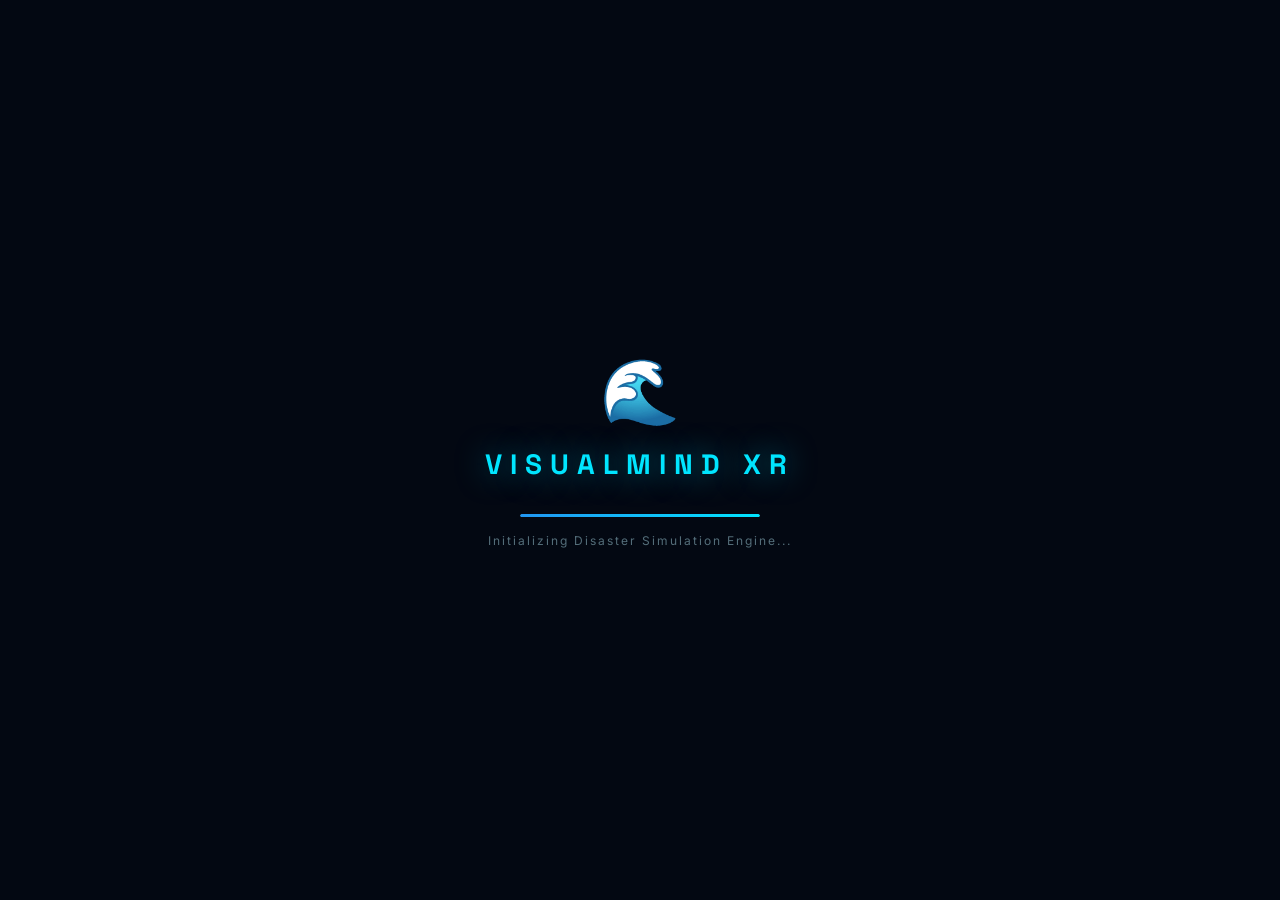
<file: index.html>
<!DOCTYPE html>
<html lang="en">
<head>
  <meta charset="UTF-8">
  <meta name="viewport" content="width=device-width, initial-scale=1.0">
  <title>VisualMind XR — Disaster Readiness Simulator</title>
  <link rel="stylesheet" href="style.css">
  <link rel="manifest" href="manifest.json">
  <link href="https://fonts.googleapis.com/css2?family=Inter:wght@300;400;500;600;700;800;900&family=Space+Grotesk:wght@400;500;600;700&display=swap" rel="stylesheet">
</head>
<body>

<!-- ═══ CINEMATIC INTRO ═══ -->
<div id="intro-screen">
  <div class="intro-logo">
    <div class="intro-icon">🌊</div>
    <div class="intro-title">VISUALMIND XR</div>
    <div class="intro-bar"><div class="intro-fill"></div></div>
    <div class="intro-text">Initializing Disaster Simulation Engine...</div>
  </div>
</div>

<!-- ═══ MAIN APP ═══ -->
<div id="app" style="display:none">

  <!-- Particle background -->
  <canvas id="particle-canvas"></canvas>

  <!-- Nav -->
  <nav class="navbar">
    <div class="nav-logo">
      <span class="nav-icon">🌊</span>
      <span class="nav-brand">VisualMind <span class="nav-xr">XR</span></span>
    </div>
    <div class="nav-links">
      <a href="map.html" class="nav-link">🗺 Map</a>
      <a href="debrief.html" class="nav-link">📚 Guide</a>
      <a href="sim.html" class="nav-cta">Enter Sim</a>
    </div>
  </nav>

  <!-- ═══ HERO ═══ -->
  <section class="hero">

    <!-- Live risk badge -->
    <div class="live-badge" id="liveBadge">
      <span class="live-dot"></span>
      <span id="liveText">Detecting local risk...</span>
    </div>

    <!-- Main headline -->
    <h1 class="hero-title">
      Protect Lives<br>
      <span class="hero-gradient">Before Disaster Strikes</span>
    </h1>

    <p class="hero-sub">
      Immersive XR disaster readiness training<br>
      for communities worldwide.
    </p>

    <!-- Stats -->
    <div class="hero-stats">
      <div class="stat-item">
        <div class="stat-num">200M+</div>
        <div class="stat-lbl">Affected yearly</div>
      </div>
      <div class="stat-divider"></div>
      <div class="stat-item">
        <div class="stat-num">90s</div>
        <div class="stat-lbl">Critical window</div>
      </div>
      <div class="stat-divider"></div>
      <div class="stat-item">
        <div class="stat-num">4</div>
        <div class="stat-lbl">Scenarios</div>
      </div>
      <div class="stat-divider"></div>
      <div class="stat-item">
        <div class="stat-num">Free</div>
        <div class="stat-lbl">Always offline</div>
      </div>
    </div>

    <!-- CTA -->
    <div class="hero-cta">
      <a href="sim.html" class="btn-primary">
        <span class="btn-icon">⚡</span>
        <span>ENTER SIMULATION</span>
        <span class="btn-arrow">→</span>
      </a>
      <a href="map.html" class="btn-secondary">
        🗺 Community Map
      </a>
    </div>

    <!-- Trust badges -->
    <div class="trust-badges">
      <div class="badge">✅ NGO Ready</div>
      <div class="badge">🥽 XR Ready</div>
      <div class="badge">🌐 Browser Powered</div>
      <div class="badge">♿ Accessible</div>
      <div class="badge">🌍 Global Impact</div>
    </div>

  </section>

  <!-- ═══ RISK PANEL ═══ -->
  <section class="risk-section">
    <div class="risk-card glass">
      <div class="risk-header">
        <div class="risk-label">📍 LIVE RISK ASSESSMENT</div>
        <div class="risk-pulse"></div>
      </div>
      <div class="risk-city" id="cityName">Detecting location...</div>
      <div class="risk-level" id="riskLevel">
        ⏳ Analyzing local conditions...
      </div>
      <div class="risk-bar-wrap">
        <div class="risk-bar-track">
          <div class="risk-bar-fill" id="riskBar" style="width:30%"></div>
        </div>
        <span class="risk-bar-label" id="riskBarLabel">LOW</span>
      </div>
    </div>
  </section>

  <!-- ═══ SCENARIOS ═══ -->
  <section class="scenarios-section">
    <div class="section-header">
      <h2 class="section-title">Choose Your Scenario</h2>
      <p class="section-sub">Each simulation builds real survival instinct</p>
    </div>

    <div class="scenarios-grid">

      <a href="sim.html?scene=flood" class="scenario-card glass flood-card">
        <div class="card-glow flood-glow"></div>
        <div class="card-icon">🌊</div>
        <div class="card-content">
          <div class="card-title">Flash Flood</div>
          <div class="card-desc">Rising water. Choose escape routes under pressure. 90-second survival window.</div>
          <div class="card-tags">
            <span class="tag">Rising Water</span>
            <span class="tag">Evacuation</span>
            <span class="tag">90s Timer</span>
          </div>
        </div>
        <div class="card-difficulty">
          <span class="diff-dot active"></span>
          <span class="diff-dot active"></span>
          <span class="diff-dot"></span>
          <span class="diff-label">Medium</span>
        </div>
        <div class="card-arrow">→</div>
      </a>

      <a href="sim.html?scene=fire" class="scenario-card glass fire-card">
        <div class="card-glow fire-glow"></div>
        <div class="card-icon">🔥</div>
        <div class="card-content">
          <div class="card-title">Forest Fire</div>
          <div class="card-desc">Smoke fills the air. Find the exit route before fire spreads to your zone.</div>
          <div class="card-tags">
            <span class="tag">Smoke Particles</span>
            <span class="tag">Exit Route</span>
            <span class="tag">Spreading Fire</span>
          </div>
        </div>
        <div class="card-difficulty">
          <span class="diff-dot active"></span>
          <span class="diff-dot active"></span>
          <span class="diff-dot active"></span>
          <span class="diff-label">Hard</span>
        </div>
        <div class="card-arrow">→</div>
      </a>

      <a href="sim.html?scene=quake" class="scenario-card glass quake-card">
        <div class="card-glow quake-glow"></div>
        <div class="card-icon">🏚️</div>
        <div class="card-content">
          <div class="card-title">Earthquake</div>
          <div class="card-desc">Ground shakes. Buildings collapse. Drop — Cover — Hold. Every second counts.</div>
          <div class="card-tags">
            <span class="tag">Screen Shake</span>
            <span class="tag">Drop Cover Hold</span>
            <span class="tag">Siren Alert</span>
          </div>
        </div>
        <div class="card-difficulty">
          <span class="diff-dot active"></span>
          <span class="diff-dot active"></span>
          <span class="diff-dot active"></span>
          <span class="diff-label">Hard</span>
        </div>
        <div class="card-arrow">→</div>
      </a>

      <a href="sim.html?scene=victim" class="scenario-card glass victim-card">
        <div class="card-glow victim-glow"></div>
        <div class="card-icon">♿</div>
        <div class="card-content">
          <div class="card-title">Victim POV</div>
          <div class="card-desc">Experience disaster as an elderly person. Limited vision. Slow movement. 60 seconds.</div>
          <div class="card-tags">
            <span class="tag">Empathy Mode</span>
            <span class="tag">Limited Vision</span>
            <span class="tag">60s Only</span>
          </div>
        </div>
        <div class="card-difficulty">
          <span class="diff-dot active"></span>
          <span class="diff-dot active"></span>
          <span class="diff-dot active"></span>
          <span class="diff-label">Extreme</span>
        </div>
        <div class="card-arrow">→</div>
      </a>

    </div>
  </section>

  <!-- ═══ FEATURES ═══ -->
  <section class="features-section">
    <div class="section-header">
      <h2 class="section-title">Built for Real Impact</h2>
      <p class="section-sub">Features designed for NGOs, governments, schools and communities</p>
    </div>
    <div class="features-grid">
      <div class="feature-card glass">
        <div class="feature-icon">🧠</div>
        <div class="feature-title">AI Survival Coach</div>
        <div class="feature-desc">Real-time voice guidance after every decision. Explains why using UN/FEMA data.</div>
      </div>
      <div class="feature-card glass">
        <div class="feature-icon">📍</div>
        <div class="feature-title">Local Risk Detection</div>
        <div class="feature-desc">Live weather API detects your city's current flood and disaster risk level.</div>
      </div>
      <div class="feature-card glass">
        <div class="feature-icon">⏱️</div>
        <div class="feature-title">90 Second Challenge</div>
        <div class="feature-desc">Research proven: first 90 seconds determine survival. Train that exact window.</div>
      </div>
      <div class="feature-card glass">
        <div class="feature-icon">🌍</div>
        <div class="feature-title">NGO Training Mode</div>
        <div class="feature-desc">Community map lets users mark real danger zones. Crowdsourced disaster intelligence.</div>
      </div>
      <div class="feature-card glass">
        <div class="feature-icon">♿</div>
        <div class="feature-title">Accessibility Mode</div>
        <div class="feature-desc">Symbol-only interface. Zero language dependency. Works for any literacy level.</div>
      </div>
      <div class="feature-card glass">
        <div class="feature-icon">📶</div>
        <div class="feature-title">Offline Rural Mode</div>
        <div class="feature-desc">Full PWA. Works with zero internet. Designed for disaster zones where connectivity fails.</div>
      </div>
    </div>
  </section>

  <!-- ═══ FOOTER ═══ -->
  <footer class="footer">
    <div class="footer-brand">
      <span>🌊</span>
      <span>VisualMind XR</span>
    </div>
    <div class="footer-links">
      <a href="sim.html">Simulate</a>
      <a href="map.html">Map</a>
      <a href="debrief.html">Learn</a>
    </div>
    <div class="footer-note">
      Built for humanity · Works offline · Free forever
    </div>
  </footer>

</div><!-- end app -->

<script src="app.js"></script>
</body>
</html>
</file>
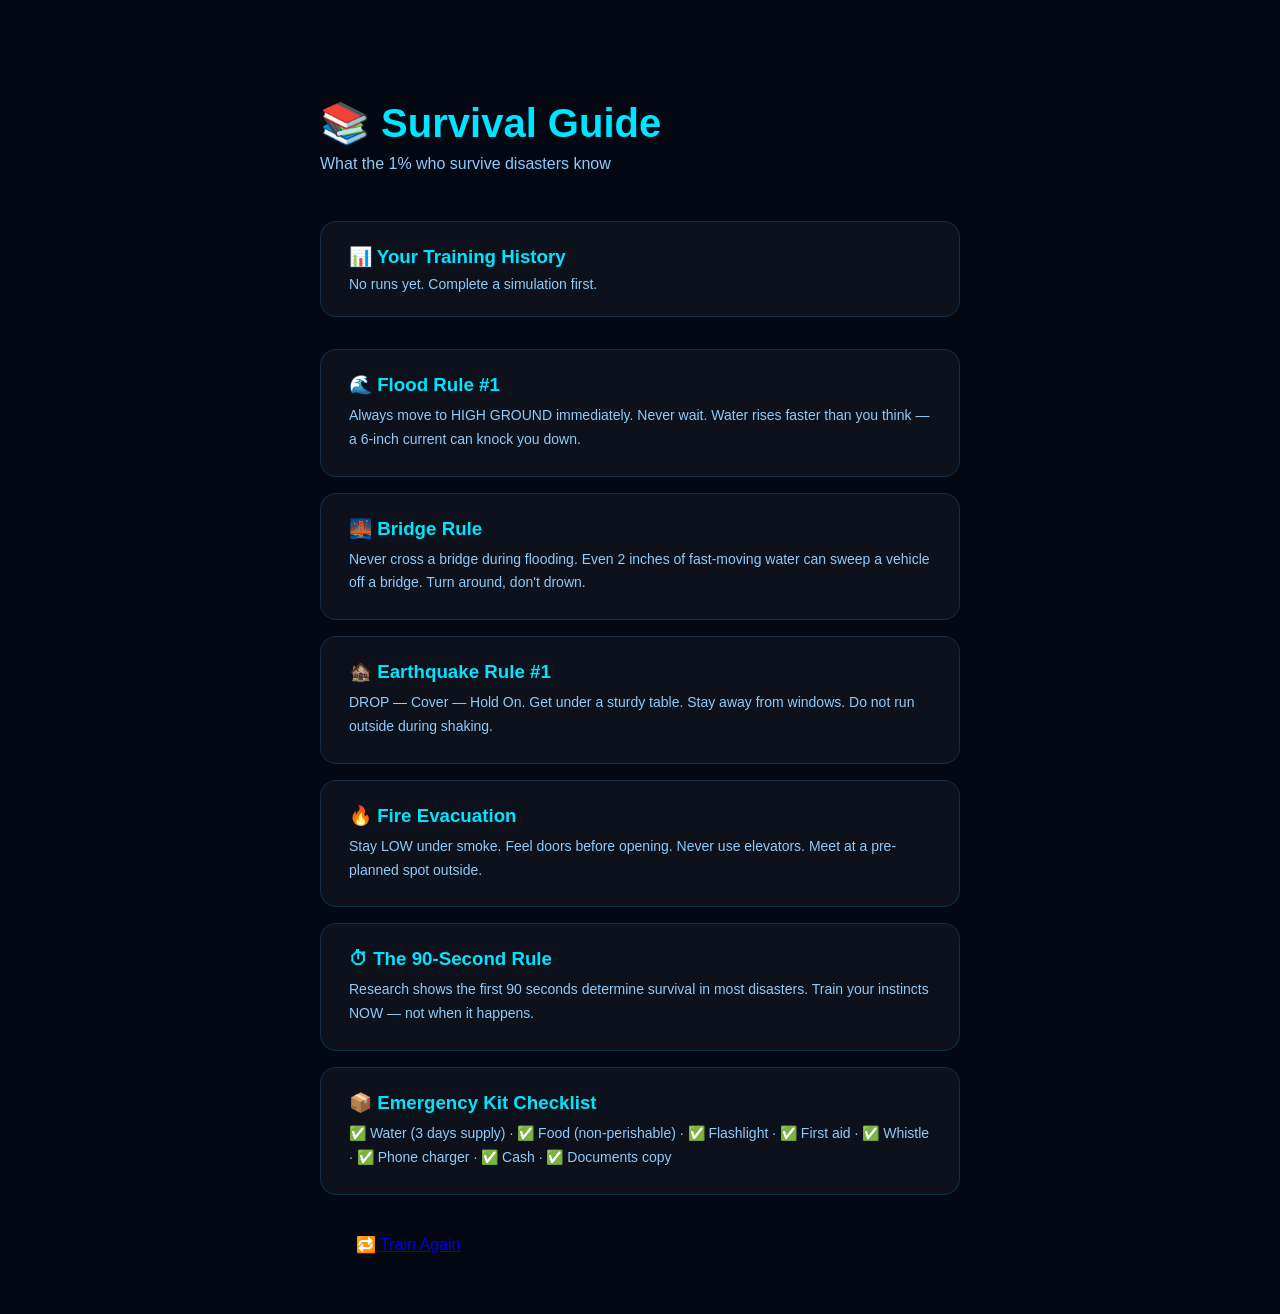
<file: debrief.html>
<!DOCTYPE html>
<html lang="en">
<head>
  <meta charset="UTF-8">
  <title>SURVIVE — Learn & Prepare</title>
  <link rel="stylesheet" href="style.css">
</head>
<body>
<div class="debrief-wrap">

  <h1>📚 Survival Guide</h1>
  <p class="sub">What the 1% who survive disasters know</p>

  <!-- Score history -->
  <div class="tip-card" id="score-history" style="margin-bottom:32px;">
    <h3>📊 Your Training History</h3>
    <div id="history-list" style="color:#90CAF9;font-size:14px;">
      No runs yet. Complete a simulation first.
    </div>
  </div>

  <div class="tip-card">
    <h3>🌊 Flood Rule #1</h3>
    <p>Always move to HIGH GROUND immediately.
       Never wait. Water rises faster than you think —
       a 6-inch current can knock you down.</p>
  </div>
  <div class="tip-card">
    <h3>🌉 Bridge Rule</h3>
    <p>Never cross a bridge during flooding.
       Even 2 inches of fast-moving water can sweep
       a vehicle off a bridge. Turn around, don't drown.</p>
  </div>
  <div class="tip-card">
    <h3>🏚️ Earthquake Rule #1</h3>
    <p>DROP — Cover — Hold On. Get under a sturdy table.
       Stay away from windows. Do not run outside during shaking.</p>
  </div>
  <div class="tip-card">
    <h3>🔥 Fire Evacuation</h3>
    <p>Stay LOW under smoke. Feel doors before opening.
       Never use elevators. Meet at a pre-planned spot outside.</p>
  </div>
  <div class="tip-card">
    <h3>⏱ The 90-Second Rule</h3>
    <p>Research shows the first 90 seconds determine survival
       in most disasters. Train your instincts NOW —
       not when it happens.</p>
  </div>
  <div class="tip-card">
    <h3>📦 Emergency Kit Checklist</h3>
    <p>✅ Water (3 days supply) · ✅ Food (non-perishable)
       · ✅ Flashlight · ✅ First aid · ✅ Whistle
       · ✅ Phone charger · ✅ Cash · ✅ Documents copy</p>
  </div>

  <div style="margin-top:40px;">
    <a href="sim.html" class="btn-start"
       style="font-size:16px;padding:14px 36px;">
       🔁 Train Again
    </a>
  </div>

</div>
<script>
  // Show score history from localStorage
  const history = JSON.parse(localStorage.getItem('scores') || '[]');
  if (history.length > 0) {
    document.getElementById('history-list').innerHTML =
      history.slice(-5).reverse().map(h =>
        `<div style="padding:6px 0;border-bottom:1px solid rgba(255,255,255,0.05)">
          ${h.date} — <b>${h.grade}</b> — ${h.score} pts
        </div>`
      ).join('');
  }
</script>
</body>
</html>
</file>
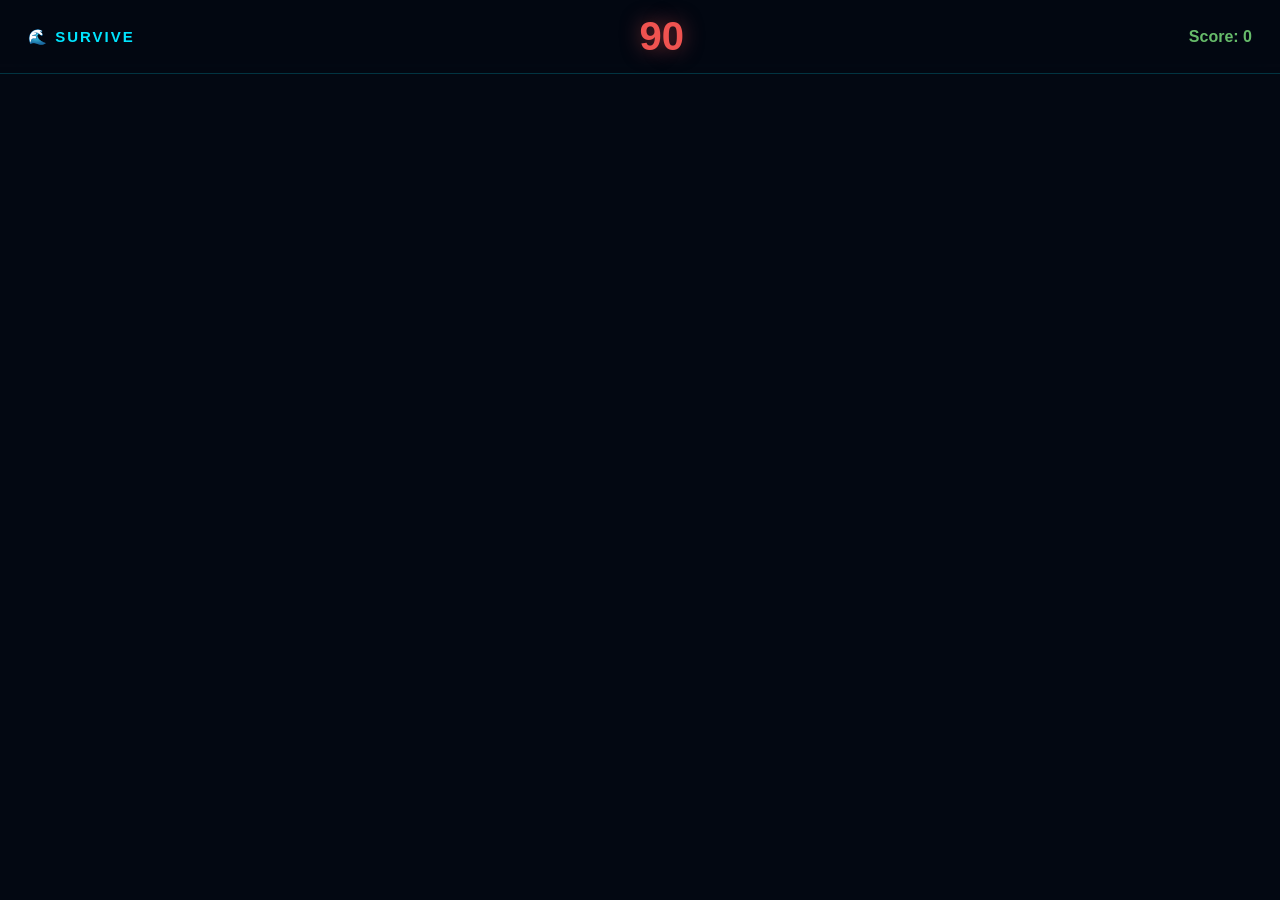
<file: sim.html>
<!DOCTYPE html>
<html>
<head>
  <meta charset="UTF-8">
  <title>SURVIVE — Simulation</title>
  <script src="https://aframe.io/releases/1.4.0/aframe.min.js"></script>
  <link rel="stylesheet" href="style.css">

  <script>
  // Read scene IMMEDIATELY before anything loads
  var SCENE_TYPE = new URLSearchParams(
    window.location.search
  ).get('scene') || 'flood';

  var SCENE_COLORS = {
    flood:  { sky:'#0a1628', ground:'#1B5E20', water:'#0D47A1', fog:'#0a1628' },
    fire:   { sky:'#3d0000', ground:'#4a1500', water:'#FF6D00', fog:'#3d0000' },
    quake:  { sky:'#1a1200', ground:'#3e2000', water:'#5D4037', fog:'#1a1200' },
    victim: { sky:'#0a1628', ground:'#1B5E20', water:'#0D47A1', fog:'#0a1628' }
  };

  var C = SCENE_COLORS[SCENE_TYPE] || SCENE_COLORS.flood;
  </script>
</head>
<body>

<!-- HUD -->
<div id="hud">
  <div id="hud-title">🌊 SURVIVE</div>
  <div id="timer">90</div>
  <div id="score-display">Score: 0</div>
</div>

<!-- STRESS BAR -->
<div id="stress-bar"><div id="stress-fill"></div></div>

<!-- MESSAGE -->
<div id="message"></div>

<!-- RESULT -->
<div id="result">
  <div id="result-grade">🏆</div>
  <div id="result-title">SURVIVOR</div>
  <div id="result-score">Score: 0</div>
  <div id="result-feedback">Great decisions.</div>
  <a href="sim.html" class="result-btn btn-retry">🔁 Try Again</a>
  <a href="map.html" class="result-btn btn-map">🗺 Map</a>
  <a href="index.html" class="result-btn btn-map">🏠 Home</a>
</div>

<!-- 3D SCENE -->
<a-scene
  id="main-scene"
  renderer="antialias:true"
  loading-screen="backgroundColor:#05051a; dotsColor:#2196F3">

  <!-- SKY — color set by JS below -->
 <a-sky id="main-sky" 
  color="#0a1628"
  animation__sky="property:material.color;
    type:color;
    from:#0a1628;
    to:#0a1628;
    dur:1">
</a-sky>

  <!-- GROUND -->
  <a-plane id="main-ground"
    position="0 0 0" rotation="-90 0 0"
    width="100" height="100"
    color="#1B5E20">
  </a-plane>

  <!-- PATH TO SAFE -->
  <a-plane position="-4 0.01 -6"
    rotation="-90 0 -20"
    width="1.5" height="12"
    color="#8D6E63" opacity="0.8">
  </a-plane>

  <!-- PATH TO SHELTER -->
  <a-plane position="0 0.01 -10"
    rotation="-90 0 0"
    width="1.5" height="12"
    color="#8D6E63" opacity="0.8">
  </a-plane>

  <!-- FLOOD WATER -->
  <a-box id="flood-water"
    position="0 -4 0"
    width="100" height="3" depth="100"
    color="#0D47A1" opacity="0.75"
    animation="property:position; to:0 3 0;
               dur:90000; easing:linear">
  </a-box>

  <!-- WATER SHIMMER -->
  <a-plane id="water-shimmer"
    position="0 -0.9 0" rotation="-90 0 0"
    width="100" height="100"
    color="#1565C0" opacity="0.3"
    animation="property:position; to:0 2.1 0;
               dur:90000; easing:linear">
  </a-plane>

  <!-- ═══ SAFE ZONE ═══ -->
  <a-entity id="safe-zone" position="-8 0 -14">
    <!-- Building -->
    <a-box width="6" height="6" depth="6"
      color="#2E7D32"
      animation__hover="property:scale;
        startEvents:mouseenter; to:1.03 1.03 1.03; dur:200"
      animation__leave="property:scale;
        startEvents:mouseleave; to:1 1 1; dur:200">
    </a-box>
    <!-- Roof -->
    <a-cone position="0 4.5 0"
      radius-bottom="4" height="3"
      color="#1B5E20">
    </a-cone>
    <!-- Window left -->
    <a-plane position="1.5 1 3.01"
      width="1" height="1.2"
      color="#90CAF9" opacity="0.9"
      material="emissive:#64B5F6; emissiveIntensity:0.6">
    </a-plane>
    <!-- Window right -->
    <a-plane position="-1.5 1 3.01"
      width="1" height="1.2"
      color="#90CAF9" opacity="0.9"
      material="emissive:#64B5F6; emissiveIntensity:0.6">
    </a-plane>
    <!-- Door -->
    <a-plane position="0 -1 3.01"
      width="1.2" height="2"
      color="#4E342E">
    </a-plane>
    <!-- Glow rings -->
    <a-torus position="0 0.1 0"
      radius="5" radius-tubular="0.08"
      color="#66BB6A" opacity="0.5"
      animation="property:rotation; to:0 360 0;
                 dur:8000; loop:true; easing:linear">
    </a-torus>
    <a-torus position="0 0.1 0"
      radius="4" radius-tubular="0.05"
      color="#A5D6A7" opacity="0.3"
      animation="property:rotation; to:0 -360 0;
                 dur:5000; loop:true; easing:linear">
    </a-torus>
    <!-- Floating label -->
    <a-plane position="0 6.5 0"
      width="5.5" height="1.2"
      color="#1B5E20" opacity="0.95"
      animation="property:position;
        from:0 6.2 0; to:0 6.8 0;
        dir:alternate; dur:2000; loop:true">
      <a-text value="✓ SAFE ZONE +100"
        align="center" color="white"
        width="10" position="0 0 0.01">
      </a-text>
    </a-plane>
    <!-- Particles -->
    <a-sphere position="2 4 2" radius="0.15"
      color="#66BB6A" opacity="0.8"
      animation="property:position;
        from:2 4 2; to:2 7 2;
        dur:2000; loop:true; dir:alternate">
    </a-sphere>
    <a-sphere position="-2 3 1" radius="0.12"
      color="#A5D6A7" opacity="0.7"
      animation="property:position;
        from:-2 3 1; to:-2 6 1;
        dur:2500; loop:true; dir:alternate">
    </a-sphere>
  </a-entity>

  <!-- ═══ DANGER ZONE ═══ -->
  <a-entity id="danger-zone" position="8 0 -14">
    <!-- Bridge -->
    <a-box width="5" height="0.5" depth="7"
      color="#B71C1C">
    </a-box>
    <!-- Rails -->
    <a-box position="-2.5 1 0"
      width="0.2" height="2" depth="7"
      color="#C62828">
    </a-box>
    <a-box position="2.5 1 0"
      width="0.2" height="2" depth="7"
      color="#C62828">
    </a-box>
    <!-- Broken section -->
    <a-box position="0.5 -0.8 -1"
      width="2" height="0.5" depth="3"
      color="#7f0000" rotation="15 0 10">
    </a-box>
    <!-- Warning ring -->
    <a-torus position="0 0.1 0"
      radius="5" radius-tubular="0.08"
      color="#EF5350" opacity="0.5"
      animation="property:rotation; to:0 -360 0;
                 dur:4000; loop:true; easing:linear">
    </a-torus>
    <!-- Label -->
    <a-plane position="0 3 3.5"
      width="5" height="1.2"
      color="#B71C1C" opacity="0.95"
      animation="property:position;
        from:0 2.8 3.5; to:0 3.3 3.5;
        dir:alternate; dur:2000; loop:true">
      <a-text value="⚠ DANGER -50pts"
        align="center" color="#FF5252"
        width="9" position="0 0 0.01">
      </a-text>
    </a-plane>
    <!-- Particles -->
    <a-sphere position="1 2 1" radius="0.15"
      color="#FF5252" opacity="0.8"
      animation="property:position;
        from:1 2 1; to:1 5 1;
        dur:1500; loop:true; dir:alternate">
    </a-sphere>
    <a-sphere position="-1 1.5 -1" radius="0.12"
      color="#FF1744" opacity="0.7"
      animation="property:position;
        from:-1 1.5 -1; to:-1 4.5 -1;
        dur:1800; loop:true; dir:alternate">
    </a-sphere>
  </a-entity>

  <!-- ═══ SHELTER ZONE ═══ -->
  <a-entity id="shelter-zone" position="0 0 -20">
    <!-- Tower -->
    <a-cylinder radius="3" height="5"
      color="#E65100"
      material="roughness:0.6; metalness:0.3">
    </a-cylinder>
    <!-- Dome -->
    <a-sphere position="0 3.5 0" radius="3.2"
      color="#F57F17"
      phi-start="0" phi-length="180"
      material="roughness:0.5; metalness:0.4">
    </a-sphere>
    <!-- Inner glow -->
    <a-sphere position="0 2 0" radius="1"
      color="#FFD54F" opacity="0.4"
      material="emissive:#FFD54F; emissiveIntensity:0.8">
    </a-sphere>
    <!-- Gold ring -->
    <a-torus position="0 0.1 0"
      radius="6" radius-tubular="0.1"
      color="#FFD54F" opacity="0.5"
      animation="property:rotation; to:0 360 0;
                 dur:6000; loop:true; easing:linear">
    </a-torus>
    <!-- Label -->
    <a-plane position="0 7.5 0"
      width="6" height="1.2"
      color="#E65100" opacity="0.95"
      animation="property:position;
        from:0 7.2 0; to:0 7.8 0;
        dir:alternate; dur:2000; loop:true">
      <a-text value="⊕ SHELTER +150pts"
        align="center" color="#FFD54F"
        width="11" position="0 0 0.01">
      </a-text>
    </a-plane>
    <!-- Particles -->
    <a-sphere position="2 5 2" radius="0.2"
      color="#FFD54F" opacity="0.9"
      material="emissive:#FFD54F; emissiveIntensity:0.5"
      animation="property:position;
        from:2 5 2; to:2 8 2;
        dur:2200; loop:true; dir:alternate">
    </a-sphere>
    <a-sphere position="-2 4 -2" radius="0.15"
      color="#FFCA28" opacity="0.8"
      animation="property:position;
        from:-2 4 -2; to:-2 7 -2;
        dur:1800; loop:true; dir:alternate">
    </a-sphere>
  </a-entity>

  <!-- ═══ SECRET ROOFTOP ═══ -->
  <a-entity id="roof-zone" position="-8 6 -14">
    <a-box width="5.8" height="0.4" depth="5.8"
      color="#6A1B9A"
      material="emissive:#4A148C; emissiveIntensity:0.4">
    </a-box>
    <a-torus position="0 0.2 0"
      radius="4" radius-tubular="0.06"
      color="#CE93D8" opacity="0.7"
      animation="property:rotation; to:0 360 0;
                 dur:4000; loop:true; easing:linear">
    </a-torus>
    <a-plane position="0 1.8 0"
      width="5" height="1.1"
      color="#4A148C" opacity="0.95"
      animation="property:position;
        from:0 1.5 0; to:0 2.2 0;
        dir:alternate; dur:1500; loop:true">
      <a-text value="★ SECRET +200pts"
        align="center" color="#CE93D8"
        width="9" position="0 0 0.01">
      </a-text>
    </a-plane>
  </a-entity>

  <!-- ═══ TREES ═══ -->
  <a-entity position="-18 0 -10">
    <a-cylinder radius="0.4" height="6" color="#3E2723"></a-cylinder>
    <a-cone position="0 5 0" radius-bottom="3" height="5" color="#1B5E20"></a-cone>
    <a-cone position="0 7 0" radius-bottom="2" height="4" color="#2E7D32"></a-cone>
  </a-entity>
  <a-entity position="-22 0 -18">
    <a-cylinder radius="0.3" height="7" color="#4E342E"></a-cylinder>
    <a-cone position="0 6 0" radius-bottom="2.5" height="5" color="#388E3C"></a-cone>
  </a-entity>
  <a-entity position="-15 0 -22">
    <a-cylinder radius="0.5" height="5" color="#3E2723"></a-cylinder>
    <a-cone position="0 4 0" radius-bottom="3.5" height="6" color="#1B5E20"></a-cone>
  </a-entity>
  <a-entity position="18 0 -10">
    <a-cylinder radius="0.4" height="6" color="#3E2723"></a-cylinder>
    <a-cone position="0 5 0" radius-bottom="3" height="5" color="#2E7D32"></a-cone>
    <a-cone position="0 7 0" radius-bottom="2" height="4" color="#388E3C"></a-cone>
  </a-entity>
  <a-entity position="22 0 -18">
    <a-cylinder radius="0.3" height="8" color="#4E342E"></a-cylinder>
    <a-cone position="0 7 0" radius-bottom="2.5" height="5" color="#1B5E20"></a-cone>
  </a-entity>
  <a-entity position="15 0 -24">
    <a-cylinder radius="0.5" height="5" color="#3E2723"></a-cylinder>
    <a-cone position="0 4 0" radius-bottom="3.5" height="6" color="#2E7D32"></a-cone>
  </a-entity>

  <!-- ═══ MOUNTAINS ═══ -->
  <a-cone position="-30 0 -50"
    radius-bottom="20" height="25"
    color="#1a2a3a" opacity="0.8">
  </a-cone>
  <a-cone position="30 0 -50"
    radius-bottom="18" height="22"
    color="#1a2a3a" opacity="0.8">
  </a-cone>
  <a-cone position="0 0 -60"
    radius-bottom="22" height="28"
    color="#162030" opacity="0.9">
  </a-cone>

  <!-- ═══ MOON ═══ -->
  <a-sphere position="-20 18 -50" radius="2"
    color="#ECEFF1" opacity="0.9"
    material="emissive:#ECEFF1; emissiveIntensity:0.3">
  </a-sphere>

  <!-- ═══ STARS ═══ -->
  <a-sphere position="20 15 -30" radius="0.08" color="white" opacity="0.9"></a-sphere>
  <a-sphere position="-25 18 -35" radius="0.06" color="white" opacity="0.7"></a-sphere>
  <a-sphere position="15 20 -40" radius="0.1" color="white" opacity="0.8"></a-sphere>
  <a-sphere position="-18 12 -25" radius="0.07" color="#90CAF9" opacity="0.9"></a-sphere>
  <a-sphere position="30 22 -45" radius="0.09" color="white" opacity="0.6"></a-sphere>
  <a-sphere position="-30 25 -50" radius="0.08" color="#BBDEFB" opacity="0.7"></a-sphere>
  <a-sphere position="5 18 -38" radius="0.06" color="white" opacity="0.8"></a-sphere>
  <a-sphere position="-10 22 -42" radius="0.1" color="white" opacity="0.5"></a-sphere>
  <a-sphere position="25 16 -28" radius="0.07" color="#90CAF9" opacity="0.9"></a-sphere>

  <!-- ═══ CLOUDS ═══ -->
  <a-entity position="-10 12 -30">
    <a-sphere radius="2" color="#1a3a5a" opacity="0.5"></a-sphere>
    <a-sphere position="2 0.5 0" radius="2.5" color="#1a3a5a" opacity="0.4"></a-sphere>
    <a-sphere position="-2 0.3 0" radius="1.8" color="#1a3a5a" opacity="0.4"></a-sphere>
  </a-entity>
  <a-entity position="12 14 -35">
    <a-sphere radius="2.5" color="#1a3a5a" opacity="0.4"></a-sphere>
    <a-sphere position="2.5 0.5 0" radius="2" color="#1a3a5a" opacity="0.35"></a-sphere>
  </a-entity>

  <!-- ═══ LIGHTS ═══ -->
  <a-light id="lightning"
    type="ambient" color="#BBDEFB" intensity="0.4">
  </a-light>
  <a-light type="directional"
    color="#90CAF9" intensity="0.6"
    position="-5 15 5">
  </a-light>
  <a-light type="point"
    color="#1565C0" intensity="0.8"
    position="0 5 -10">
  </a-light>

  <!-- ═══ CAMERA ═══ -->
  <a-camera id="camera"
    position="0 1.6 4"
    wasd-controls="acceleration:15"
    look-controls="reverseMouseDrag:false">
    <a-cursor
      fuse="true" fuse-timeout="1500"
      color="white" opacity="0.9"
      geometry="primitive:ring;
                radiusInner:0.01;
                radiusOuter:0.016"
      material="color:white; shader:flat"
      animation__fusing="property:scale;
        startEvents:fusing;
        from:1 1 1; to:0.2 0.2 0.2; dur:1500"
      animation__click="property:scale;
        startEvents:click;
        from:0.2 0.2 0.2; to:1 1 1; dur:150">
    </a-cursor>
  </a-camera>

</a-scene>

<!-- Apply scene colors AFTER A-Frame loads -->
<script>
document.querySelector('a-scene')
  .addEventListener('loaded', function() {

  var sky    = document.getElementById('main-sky');
  var ground = document.getElementById('main-ground');
  var water  = document.getElementById('flood-water');
  var shimmer= document.getElementById('water-shimmer');
  var C      = SCENE_COLORS[SCENE_TYPE];

  function forceSky() {
    sky.setAttribute('color', C.sky);
    if (sky.components && sky.components.material) {
      sky.components.material.material.color.set(C.sky);
    }
  }

  ground.setAttribute('color', C.ground);
  water.setAttribute('color',  C.water);

  document.querySelector('a-scene').setAttribute('fog',
    'type:exponential; color:'+C.fog+'; density:0.018'
  );

  // Force sky 5 times
  forceSky();
  setTimeout(forceSky, 500);
  setTimeout(forceSky, 1000);
  setTimeout(forceSky, 2000);
  setTimeout(forceSky, 4000);
});
</script>

<script src="sim.js"></script>
</body>
</html>
</file>
<file: style.css>
/* ═══ RESET ═══ */
*, *::before, *::after {
  margin: 0; padding: 0;
  box-sizing: border-box;
}

/* ═══ VARIABLES ═══ */
:root {
  --blue:       #2196F3;
  --blue-dark:  #1565C0;
  --blue-light: #64B5F6;
  --cyan:       #00E5FF;
  --teal:       #00BCD4;
  --red:        #EF5350;
  --green:      #66BB6A;
  --yellow:     #FFD54F;
  --orange:     #FF6D00;
  --purple:     #CE93D8;
  --bg:         #030812;
  --bg2:        #050d1a;
  --bg3:        #071120;
  --card:       rgba(255,255,255,0.04);
  --border:     rgba(33,150,243,0.2);
  --border2:    rgba(0,229,255,0.15);
  --text:       #ffffff;
  --text2:      #90CAF9;
  --text3:      #546E7A;
  --font:       'Inter', sans-serif;
  --font2:      'Space Grotesk', sans-serif;
  --glow:       0 0 40px rgba(33,150,243,0.3);
  --glow2:      0 0 80px rgba(0,229,255,0.2);
}

/* ═══ BASE ═══ */
html { scroll-behavior: smooth; }

body {
  background: var(--bg);
  color: var(--text);
  font-family: var(--font);
  min-height: 100vh;
  overflow-x: hidden;
}

/* ═══ PARTICLE CANVAS ═══ */
#particle-canvas {
  position: fixed;
  top: 0; left: 0;
  width: 100%; height: 100%;
  pointer-events: none;
  z-index: 0;
  opacity: 0.4;
}

/* ═══ INTRO SCREEN ═══ */
#intro-screen {
  position: fixed;
  top: 0; left: 0;
  width: 100%; height: 100%;
  background: #030812;
  z-index: 9999;
  display: flex;
  align-items: center;
  justify-content: center;
  transition: opacity 0.8s ease;
}

.intro-logo {
  text-align: center;
  animation: fadeInUp 0.8s ease;
}

.intro-icon {
  font-size: 64px;
  margin-bottom: 16px;
  animation: float 2s ease infinite;
}

.intro-title {
  font-family: var(--font2);
  font-size: 28px;
  font-weight: 700;
  letter-spacing: 8px;
  color: var(--cyan);
  margin-bottom: 32px;
  text-shadow: 0 0 30px rgba(0,229,255,0.5);
}

.intro-bar {
  width: 240px;
  height: 3px;
  background: rgba(255,255,255,0.1);
  border-radius: 2px;
  margin: 0 auto 16px;
  overflow: hidden;
}

.intro-fill {
  height: 100%;
  width: 0%;
  background: linear-gradient(90deg, var(--blue), var(--cyan));
  border-radius: 2px;
  animation: loadBar 2s ease forwards;
}

.intro-text {
  font-size: 12px;
  color: var(--text3);
  letter-spacing: 2px;
}

@keyframes loadBar {
  to { width: 100%; }
}

/* ═══ GLASSMORPHISM ═══ */
.glass {
  background: rgba(255,255,255,0.04);
  backdrop-filter: blur(20px);
  -webkit-backdrop-filter: blur(20px);
  border: 1px solid var(--border);
  border-radius: 20px;
}

/* ═══ NAVBAR ═══ */
.navbar {
  position: fixed;
  top: 0; left: 0; right: 0;
  z-index: 100;
  display: flex;
  justify-content: space-between;
  align-items: center;
  padding: 16px 40px;
  background: rgba(3,8,18,0.85);
  backdrop-filter: blur(20px);
  border-bottom: 1px solid var(--border);
}

.nav-logo {
  display: flex;
  align-items: center;
  gap: 10px;
  font-family: var(--font2);
  font-size: 18px;
  font-weight: 700;
}

.nav-icon { font-size: 22px; }

.nav-xr {
  color: var(--cyan);
  text-shadow: 0 0 10px rgba(0,229,255,0.5);
}

.nav-links {
  display: flex;
  align-items: center;
  gap: 24px;
}

.nav-link {
  color: var(--text2);
  text-decoration: none;
  font-size: 14px;
  transition: color 0.3s;
}

.nav-link:hover { color: white; }

.nav-cta {
  background: linear-gradient(135deg, var(--blue-dark), var(--blue));
  color: white;
  text-decoration: none;
  padding: 8px 20px;
  border-radius: 50px;
  font-size: 13px;
  font-weight: 600;
  border: 1px solid var(--blue);
  transition: all 0.3s;
}

.nav-cta:hover {
  transform: translateY(-1px);
  box-shadow: 0 4px 20px rgba(33,150,243,0.4);
}

/* ═══ HERO ═══ */
.hero {
  min-height: 100vh;
  display: flex;
  flex-direction: column;
  align-items: center;
  justify-content: center;
  padding: 120px 20px 80px;
  text-align: center;
  position: relative;
  z-index: 1;
}

.live-badge {
  display: inline-flex;
  align-items: center;
  gap: 8px;
  background: rgba(33,150,243,0.1);
  border: 1px solid rgba(33,150,243,0.3);
  border-radius: 50px;
  padding: 8px 20px;
  font-size: 13px;
  color: var(--blue-light);
  margin-bottom: 32px;
  animation: fadeInUp 0.6s ease both;
}

.live-dot {
  width: 8px; height: 8px;
  background: var(--green);
  border-radius: 50%;
  animation: pulse 1.5s infinite;
}

.hero-title {
  font-family: var(--font2);
  font-size: clamp(36px, 6vw, 72px);
  font-weight: 800;
  line-height: 1.1;
  margin-bottom: 20px;
  animation: fadeInUp 0.8s ease both;
}

.hero-gradient {
  background: linear-gradient(135deg, var(--blue-light), var(--cyan));
  -webkit-background-clip: text;
  -webkit-text-fill-color: transparent;
  background-clip: text;
  filter: drop-shadow(0 0 30px rgba(0,229,255,0.3));
}

.hero-sub {
  font-size: clamp(16px, 2vw, 20px);
  color: var(--text2);
  line-height: 1.6;
  margin-bottom: 48px;
  animation: fadeInUp 1s ease both;
}

/* Stats */
.hero-stats {
  display: flex;
  align-items: center;
  gap: 0;
  background: rgba(255,255,255,0.04);
  border: 1px solid var(--border);
  border-radius: 16px;
  padding: 20px 32px;
  margin-bottom: 48px;
  animation: fadeInUp 1.2s ease both;
}

.stat-item { text-align: center; padding: 0 24px; }

.stat-num {
  font-family: var(--font2);
  font-size: 28px;
  font-weight: 700;
  color: var(--cyan);
  text-shadow: 0 0 20px rgba(0,229,255,0.4);
}

.stat-lbl {
  font-size: 11px;
  color: var(--text3);
  letter-spacing: 1px;
  text-transform: uppercase;
  margin-top: 4px;
}

.stat-divider {
  width: 1px;
  height: 40px;
  background: var(--border);
}

/* CTA */
.hero-cta {
  display: flex;
  gap: 16px;
  align-items: center;
  margin-bottom: 48px;
  flex-wrap: wrap;
  justify-content: center;
  animation: fadeInUp 1.4s ease both;
}

.btn-primary {
  display: inline-flex;
  align-items: center;
  gap: 12px;
  background: linear-gradient(135deg, #1a56c4, #2196F3, #00BCD4);
  background-size: 200% 200%;
  color: white;
  text-decoration: none;
  font-family: var(--font2);
  font-size: 18px;
  font-weight: 700;
  padding: 18px 48px;
  border-radius: 50px;
  letter-spacing: 1px;
  transition: all 0.3s;
  border: 1px solid rgba(0,229,255,0.4);
  box-shadow: 0 8px 32px rgba(33,150,243,0.35),
              0 0 0 0 rgba(0,229,255,0);
  animation: gradientShift 4s ease infinite,
             ctaPulse 3s ease infinite;
  position: relative;
  overflow: hidden;
}

.btn-primary::before {
  content: '';
  position: absolute;
  top: -50%; left: -50%;
  width: 200%; height: 200%;
  background: linear-gradient(45deg,
    transparent 30%,
    rgba(255,255,255,0.1) 50%,
    transparent 70%);
  animation: shimmer 3s infinite;
}

.btn-primary:hover {
  transform: translateY(-3px) scale(1.03);
  box-shadow: 0 16px 48px rgba(33,150,243,0.6),
              0 0 60px rgba(0,229,255,0.3);
}

.btn-arrow {
  font-size: 20px;
  transition: transform 0.3s;
}

.btn-primary:hover .btn-arrow {
  transform: translateX(4px);
}

.btn-secondary {
  display: inline-flex;
  align-items: center;
  gap: 8px;
  background: transparent;
  color: var(--text2);
  text-decoration: none;
  font-size: 15px;
  padding: 16px 28px;
  border-radius: 50px;
  border: 1px solid var(--border);
  transition: all 0.3s;
}

.btn-secondary:hover {
  border-color: var(--blue);
  color: white;
  background: rgba(33,150,243,0.1);
}

/* Trust badges */
.trust-badges {
  display: flex;
  gap: 10px;
  flex-wrap: wrap;
  justify-content: center;
  animation: fadeInUp 1.6s ease both;
}

.badge {
  background: rgba(255,255,255,0.05);
  border: 1px solid rgba(255,255,255,0.1);
  color: var(--text2);
  padding: 6px 14px;
  border-radius: 50px;
  font-size: 12px;
  font-weight: 500;
  transition: all 0.3s;
}

.badge:hover {
  border-color: var(--cyan);
  color: var(--cyan);
  background: rgba(0,229,255,0.05);
}

/* ═══ RISK SECTION ═══ */
.risk-section {
  padding: 0 20px 80px;
  display: flex;
  justify-content: center;
  position: relative;
  z-index: 1;
}

.risk-card {
  max-width: 500px;
  width: 100%;
  padding: 32px 40px;
  position: relative;
  overflow: hidden;
}

.risk-card::before {
  content: '';
  position: absolute;
  top: 0; left: 0; right: 0;
  height: 2px;
  background: linear-gradient(90deg,
    transparent, var(--cyan), transparent);
  animation: scanLine 3s ease infinite;
}

.risk-header {
  display: flex;
  justify-content: space-between;
  align-items: center;
  margin-bottom: 16px;
}

.risk-label {
  font-size: 11px;
  letter-spacing: 3px;
  color: var(--cyan);
  text-transform: uppercase;
}

.risk-pulse {
  width: 10px; height: 10px;
  background: var(--green);
  border-radius: 50%;
  animation: pulse 1.5s infinite;
}

.risk-city {
  font-family: var(--font2);
  font-size: 36px;
  font-weight: 700;
  margin-bottom: 8px;
}

.risk-level {
  font-size: 15px;
  color: var(--yellow);
  font-weight: 600;
  margin-bottom: 20px;
}

.risk-bar-wrap {
  display: flex;
  align-items: center;
  gap: 12px;
}

.risk-bar-track {
  flex: 1;
  height: 6px;
  background: rgba(255,255,255,0.1);
  border-radius: 3px;
  overflow: hidden;
}

.risk-bar-fill {
  height: 100%;
  background: linear-gradient(90deg, var(--green), var(--yellow));
  border-radius: 3px;
  transition: width 1s ease;
}

.risk-bar-label {
  font-size: 11px;
  color: var(--text3);
  letter-spacing: 2px;
  min-width: 40px;
}

/* ═══ SECTION HEADERS ═══ */
.section-header {
  text-align: center;
  margin-bottom: 48px;
}

.section-title {
  font-family: var(--font2);
  font-size: clamp(24px, 4vw, 40px);
  font-weight: 700;
  margin-bottom: 12px;
}

.section-sub {
  font-size: 16px;
  color: var(--text2);
}

/* ═══ SCENARIOS ═══ */
.scenarios-section {
  padding: 80px 20px;
  max-width: 1200px;
  margin: 0 auto;
  position: relative;
  z-index: 1;
}

.scenarios-grid {
  display: grid;
  grid-template-columns: repeat(auto-fit, minmax(260px, 1fr));
  gap: 20px;
}

.scenario-card {
  position: relative;
  padding: 28px;
  text-decoration: none;
  color: var(--text);
  transition: all 0.4s cubic-bezier(0.175, 0.885, 0.32, 1.275);
  overflow: hidden;
  display: block;
}

.scenario-card:hover {
  transform: translateY(-8px) scale(1.02);
  box-shadow: var(--glow2);
}

.card-glow {
  position: absolute;
  top: -30%; left: -30%;
  width: 160%; height: 160%;
  border-radius: 50%;
  opacity: 0;
  transition: opacity 0.4s;
  pointer-events: none;
}

.scenario-card:hover .card-glow { opacity: 1; }

.flood-glow  { background: radial-gradient(circle, rgba(33,150,243,0.15) 0%, transparent 70%); }
.fire-glow   { background: radial-gradient(circle, rgba(255,109,0,0.15) 0%, transparent 70%); }
.quake-glow  { background: radial-gradient(circle, rgba(255,143,0,0.15) 0%, transparent 70%); }
.victim-glow { background: radial-gradient(circle, rgba(206,147,216,0.15) 0%, transparent 70%); }

.flood-card:hover  { border-color: rgba(33,150,243,0.5); }
.fire-card:hover   { border-color: rgba(255,109,0,0.5); }
.quake-card:hover  { border-color: rgba(255,143,0,0.5); }
.victim-card:hover { border-color: rgba(206,147,216,0.5); }

.card-icon {
  font-size: 48px;
  margin-bottom: 16px;
  display: block;
  filter: drop-shadow(0 0 10px rgba(255,255,255,0.2));
}

.card-title {
  font-family: var(--font2);
  font-size: 22px;
  font-weight: 700;
  margin-bottom: 10px;
}

.card-desc {
  font-size: 14px;
  color: var(--text2);
  line-height: 1.6;
  margin-bottom: 16px;
}

.card-tags {
  display: flex;
  gap: 6px;
  flex-wrap: wrap;
  margin-bottom: 16px;
}

.tag {
  background: rgba(255,255,255,0.07);
  border: 1px solid rgba(255,255,255,0.1);
  color: var(--text2);
  padding: 3px 10px;
  border-radius: 50px;
  font-size: 11px;
}

.card-difficulty {
  display: flex;
  align-items: center;
  gap: 4px;
}

.diff-dot {
  width: 8px; height: 8px;
  background: rgba(255,255,255,0.15);
  border-radius: 50%;
}

.diff-dot.active { background: var(--cyan); }

.diff-label {
  font-size: 11px;
  color: var(--text3);
  margin-left: 6px;
  letter-spacing: 1px;
}

.card-arrow {
  position: absolute;
  top: 28px; right: 28px;
  font-size: 20px;
  color: var(--text3);
  transition: all 0.3s;
}

.scenario-card:hover .card-arrow {
  color: var(--cyan);
  transform: translateX(4px);
}

/* ═══ FEATURES ═══ */
.features-section {
  padding: 80px 20px;
  max-width: 1200px;
  margin: 0 auto;
  position: relative;
  z-index: 1;
}

.features-grid {
  display: grid;
  grid-template-columns: repeat(auto-fit, minmax(280px, 1fr));
  gap: 20px;
}

.feature-card {
  padding: 28px;
  transition: all 0.3s;
}

.feature-card:hover {
  transform: translateY(-4px);
  border-color: var(--border2);
  box-shadow: 0 8px 32px rgba(0,229,255,0.1);
}

.feature-icon {
  font-size: 36px;
  margin-bottom: 16px;
}

.feature-title {
  font-family: var(--font2);
  font-size: 18px;
  font-weight: 600;
  margin-bottom: 8px;
  color: var(--cyan);
}

.feature-desc {
  font-size: 14px;
  color: var(--text2);
  line-height: 1.6;
}

/* ═══ FOOTER ═══ */
.footer {
  padding: 40px 20px;
  border-top: 1px solid var(--border);
  display: flex;
  justify-content: space-between;
  align-items: center;
  flex-wrap: wrap;
  gap: 20px;
  position: relative;
  z-index: 1;
  max-width: 1200px;
  margin: 0 auto;
}

.footer-brand {
  display: flex;
  align-items: center;
  gap: 8px;
  font-family: var(--font2);
  font-weight: 700;
  color: var(--cyan);
}

.footer-links {
  display: flex;
  gap: 24px;
}

.footer-links a {
  color: var(--text3);
  text-decoration: none;
  font-size: 14px;
  transition: color 0.3s;
}

.footer-links a:hover { color: white; }

.footer-note {
  font-size: 12px;
  color: var(--text3);
  letter-spacing: 1px;
}

/* ═══ SIM HUD ═══ */
#hud {
  position: fixed; top: 0; left: 0; right: 0;
  display: flex; justify-content: space-between;
  align-items: center; padding: 14px 28px;
  background: rgba(3,8,18,0.9);
  backdrop-filter: blur(20px);
  border-bottom: 1px solid rgba(0,229,255,0.2);
  z-index: 999;
  font-family: var(--font2);
}

#hud-title {
  font-size: 15px; font-weight: 700;
  letter-spacing: 2px; color: var(--cyan);
}

#timer {
  font-size: 40px; font-weight: 900;
  color: var(--red);
  font-variant-numeric: tabular-nums;
  text-shadow: 0 0 20px rgba(239,83,80,0.5);
}

#score-display {
  font-size: 16px; color: var(--green);
  font-weight: 700;
}

/* Stress bar */
#stress-bar {
  position: fixed; top: 64px; left: 0; right: 0;
  height: 3px; background: rgba(255,255,255,0.05);
  z-index: 998;
}

#stress-fill {
  height: 100%; width: 0%;
  background: linear-gradient(90deg,
    var(--green), var(--yellow), var(--red));
  transition: width 0.5s ease;
}

/* Message */
#message {
  position: fixed; bottom: 90px; left: 50%;
  transform: translateX(-50%);
  background: rgba(3,8,18,0.95);
  color: white; padding: 16px 32px;
  border-radius: 16px; font-size: 15px;
  text-align: center; z-index: 999;
  max-width: 520px; width: 90%;
  border: 1px solid var(--blue);
  display: none;
  backdrop-filter: blur(20px);
  font-family: var(--font);
}

/* Result */
#result {
  position: fixed; top: 50%; left: 50%;
  transform: translate(-50%,-50%);
  background: rgba(3,8,18,0.98);
  color: white; padding: 48px 40px;
  border-radius: 24px; text-align: center;
  z-index: 9999;
  border: 1px solid rgba(0,229,255,0.3);
  min-width: 340px; display: none;
  box-shadow: 0 0 80px rgba(0,229,255,0.2);
  backdrop-filter: blur(30px);
}

#result-grade { font-size: 52px; margin-bottom: 8px; }
#result-title {
  font-family: var(--font2);
  font-size: 30px; font-weight: 900;
  margin-bottom: 8px; color: var(--cyan);
}
#result-score  { font-size: 16px; color: var(--text2); margin-bottom: 8px; }
#result-feedback { font-size: 14px; color: var(--text3); margin-bottom: 32px; line-height:1.6; }

.result-btn {
  display: inline-block; margin: 6px;
  padding: 12px 28px; border-radius: 50px;
  text-decoration: none; font-weight: 700;
  font-size: 14px; transition: all 0.3s;
}

.btn-retry {
  background: linear-gradient(135deg, var(--blue-dark), var(--blue));
  color: white; border: 1px solid var(--blue);
}

.btn-map {
  background: transparent;
  color: var(--cyan);
  border: 1px solid rgba(0,229,255,0.3);
}

.btn-retry:hover, .btn-map:hover {
  transform: scale(1.05);
  box-shadow: 0 4px 20px rgba(33,150,243,0.3);
}

/* ═══ DEBRIEF ═══ */
.debrief-wrap {
  max-width: 680px; margin: 0 auto;
  padding: 100px 20px 60px;
}

.debrief-wrap h1 {
  font-family: var(--font2);
  font-size: 40px; margin-bottom: 8px;
  color: var(--cyan);
}

.debrief-wrap .sub {
  color: var(--text2); margin-bottom: 48px;
}

.tip-card {
  background: var(--card);
  border: 1px solid var(--border);
  border-radius: 16px; padding: 24px 28px;
  margin-bottom: 16px;
  transition: all 0.3s;
}

.tip-card:hover {
  border-color: var(--border2);
  transform: translateX(4px);
}

.tip-card h3 { color: var(--cyan); margin-bottom: 8px; font-family: var(--font2); }
.tip-card p  { color: var(--text2); font-size: 14px; line-height: 1.7; }

/* ═══ MAP PAGE ═══ */
#map { height: 100vh; width: 100%; }

.map-legend {
  position: fixed; bottom: 20px; left: 20px;
  background: rgba(3,8,18,0.95);
  border: 1px solid var(--border);
  border-radius: 16px; padding: 20px 24px;
  z-index: 1000; font-size: 13px;
  backdrop-filter: blur(20px);
}

.map-legend div { margin-bottom: 8px; color: var(--text2); }

/* ═══ ANIMATIONS ═══ */
@keyframes fadeInUp {
  from { opacity:0; transform:translateY(24px); }
  to   { opacity:1; transform:translateY(0); }
}

@keyframes float {
  0%,100% { transform: translateY(0); }
  50%      { transform: translateY(-12px); }
}

@keyframes pulse {
  0%,100% { opacity:1; transform:scale(1); }
  50%      { opacity:0.5; transform:scale(0.9); }
}

@keyframes gradientShift {
  0%,100% { background-position: 0% 50%; }
  50%      { background-position: 100% 50%; }
}

@keyframes ctaPulse {
  0%,100% { box-shadow: 0 8px 32px rgba(33,150,243,0.35), 0 0 0 0 rgba(0,229,255,0); }
  50%      { box-shadow: 0 8px 32px rgba(33,150,243,0.5), 0 0 0 8px rgba(0,229,255,0); }
}

@keyframes shimmer {
  0%   { transform: translateX(-100%) rotate(45deg); }
  100% { transform: translateX(100%) rotate(45deg); }
}

@keyframes scanLine {
  0%,100% { opacity:0; }
  50%      { opacity:1; }
}

/* ═══ RESPONSIVE ═══ */
@media (max-width: 768px) {
  .navbar { padding: 12px 20px; }
  .nav-links { gap: 12px; }
  .hero { padding: 100px 16px 60px; }
  .hero-stats { padding: 16px 20px; gap: 0; }
  .stat-item { padding: 0 16px; }
  .stat-num { font-size: 22px; }
  .hero-cta { flex-direction: column; }
  .btn-primary { font-size: 16px; padding: 16px 36px; }
  .scenarios-grid { grid-template-columns: 1fr; }
  .features-grid  { grid-template-columns: 1fr; }
  .footer { flex-direction: column; text-align: center; }
  #hud { padding: 10px 16px; }
  #timer { font-size: 30px; }
}
</file>
